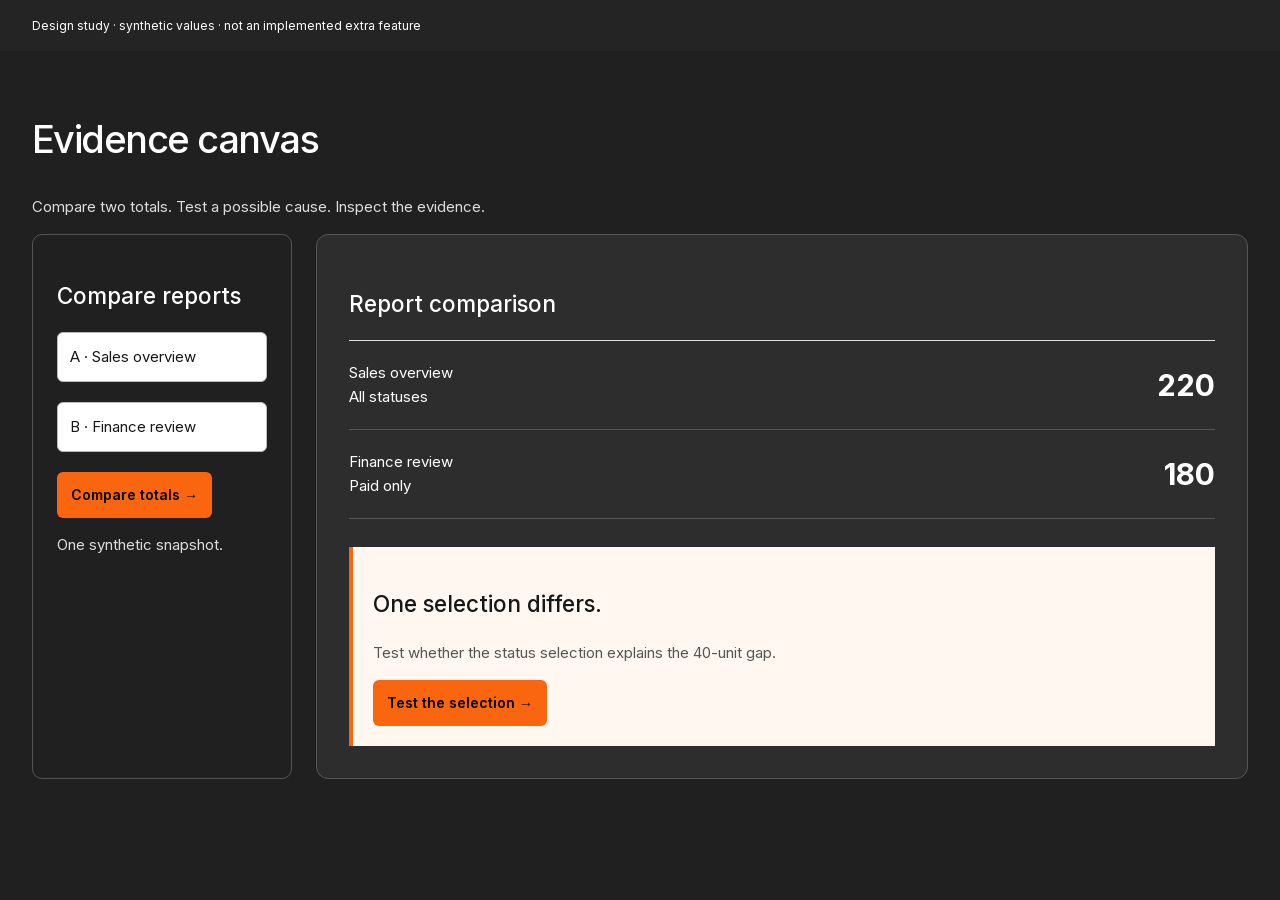
<file: explore/canvas.html>
<!doctype html><html lang="en"><meta charset="utf-8"><meta name="viewport" content="width=device-width,initial-scale=1"><style>@font-face{font-family:Inter;src:url([data-uri])}*{box-sizing:border-box}body{margin:0;background:#f4f4f1;color:#171717;font:15px/1.6 Inter,Arial,sans-serif}header{padding:16px 32px;background:#242424;color:white;font-size:12px}.app{padding:32px;max-width:1280px;margin:auto}h1{font-size:38px;font-weight:500;letter-spacing:-.04em}h2{font-weight:500}.layout{display:grid;grid-template-columns:260px 1fr;gap:24px}.rail{padding:24px;border:1px solid #d8d8d2;border-radius:10px}main{background:white;padding:32px;border:1px solid #d8d8d2;border-radius:12px}.field{background:white;border:1px solid #bbb;padding:12px;margin:8px 0 20px;border-radius:6px}.reports{border-top:1px solid #ddd}.row{display:flex;justify-content:space-between;gap:20px;padding:20px 0;border-bottom:1px solid #ddd}.row strong{font-size:30px}.finding{border-left:4px solid #fa660f;background:#fff7f0;padding:20px;margin-top:28px}button{background:#fa660f;border:0;border-radius:6px;padding:14px;font:600 14px Inter}p{color:#555}.dark-rail .rail{background:#242424;color:white}.dark-rail .rail p{color:#ddd}.canvas{background:#202020;color:white}.canvas main{background:#2d2d2d;border-color:#555}.canvas p{color:#ddd}.canvas .rail{border-color:#555}.canvas .field{color:#171717}.canvas .finding{color:#171717}.canvas .finding p{color:#555}.canvas .row{border-color:#555}.finding{animation:appear .25s ease-out}@keyframes appear{from{opacity:.6;transform:translateY(6px)}to{opacity:1;transform:none}}@media(prefers-reduced-motion:reduce){*{animation:none}}@media(max-width:650px){.app{padding:20px}.layout{display:block}.rail{margin-bottom:20px}main{padding:20px}h1{font-size:30px}}</style><body class="canvas"><header>Design study · synthetic values · not an implemented extra feature</header><div class="app"><h1>Evidence canvas</h1><p>Compare two totals. Test a possible cause. Inspect the evidence.</p><div class="layout"><aside class="rail"><h2>Compare reports</h2><div class="field">A · Sales overview</div><div class="field">B · Finance review</div><button>Compare totals →</button><p>One synthetic snapshot.</p></aside><main><h2>Report comparison</h2><div class="reports"><div class="row"><span>Sales overview<br>All statuses</span><strong>220</strong></div><div class="row"><span>Finance review<br>Paid only</span><strong>180</strong></div></div><div class="finding"><h2>One selection differs.</h2><p>Test whether the status selection explains the 40-unit gap.</p><button>Test the selection →</button></div></main></div></div></body></html>
</file>
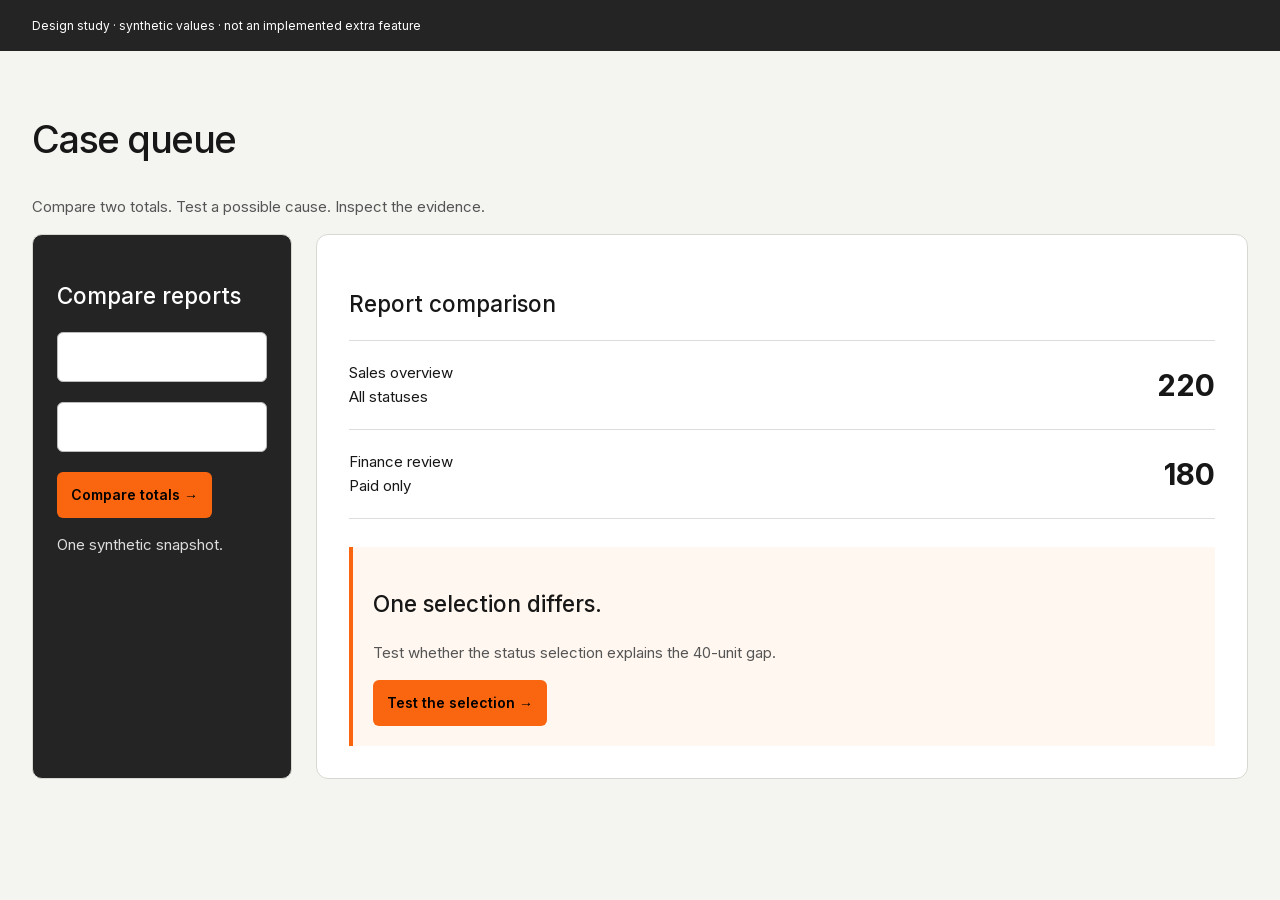
<file: explore/queue.html>
<!doctype html><html lang="en"><meta charset="utf-8"><meta name="viewport" content="width=device-width,initial-scale=1"><style>@font-face{font-family:Inter;src:url([data-uri])}*{box-sizing:border-box}body{margin:0;background:#f4f4f1;color:#171717;font:15px/1.6 Inter,Arial,sans-serif}header{padding:16px 32px;background:#242424;color:white;font-size:12px}.app{padding:32px;max-width:1280px;margin:auto}h1{font-size:38px;font-weight:500;letter-spacing:-.04em}h2{font-weight:500}.layout{display:grid;grid-template-columns:260px 1fr;gap:24px}.rail{padding:24px;border:1px solid #d8d8d2;border-radius:10px}main{background:white;padding:32px;border:1px solid #d8d8d2;border-radius:12px}.field{background:white;border:1px solid #bbb;padding:12px;margin:8px 0 20px;border-radius:6px}.reports{border-top:1px solid #ddd}.row{display:flex;justify-content:space-between;gap:20px;padding:20px 0;border-bottom:1px solid #ddd}.row strong{font-size:30px}.finding{border-left:4px solid #fa660f;background:#fff7f0;padding:20px;margin-top:28px}button{background:#fa660f;border:0;border-radius:6px;padding:14px;font:600 14px Inter}p{color:#555}.dark-rail .rail{background:#242424;color:white}.dark-rail .rail p{color:#ddd}.canvas{background:#202020;color:white}.canvas main{background:#2d2d2d;border-color:#555}.canvas p{color:#ddd}.canvas .rail{border-color:#555}.canvas .field{color:#171717}.canvas .finding{color:#171717}.canvas .finding p{color:#555}.canvas .row{border-color:#555}.finding{animation:appear .25s ease-out}@keyframes appear{from{opacity:.6;transform:translateY(6px)}to{opacity:1;transform:none}}@media(prefers-reduced-motion:reduce){*{animation:none}}@media(max-width:650px){.app{padding:20px}.layout{display:block}.rail{margin-bottom:20px}main{padding:20px}h1{font-size:30px}}</style><body class="dark-rail"><header>Design study · synthetic values · not an implemented extra feature</header><div class="app"><h1>Case queue</h1><p>Compare two totals. Test a possible cause. Inspect the evidence.</p><div class="layout"><aside class="rail"><h2>Compare reports</h2><div class="field">A · Sales overview</div><div class="field">B · Finance review</div><button>Compare totals →</button><p>One synthetic snapshot.</p></aside><main><h2>Report comparison</h2><div class="reports"><div class="row"><span>Sales overview<br>All statuses</span><strong>220</strong></div><div class="row"><span>Finance review<br>Paid only</span><strong>180</strong></div></div><div class="finding"><h2>One selection differs.</h2><p>Test whether the status selection explains the 40-unit gap.</p><button>Test the selection →</button></div></main></div></div></body></html>
</file>
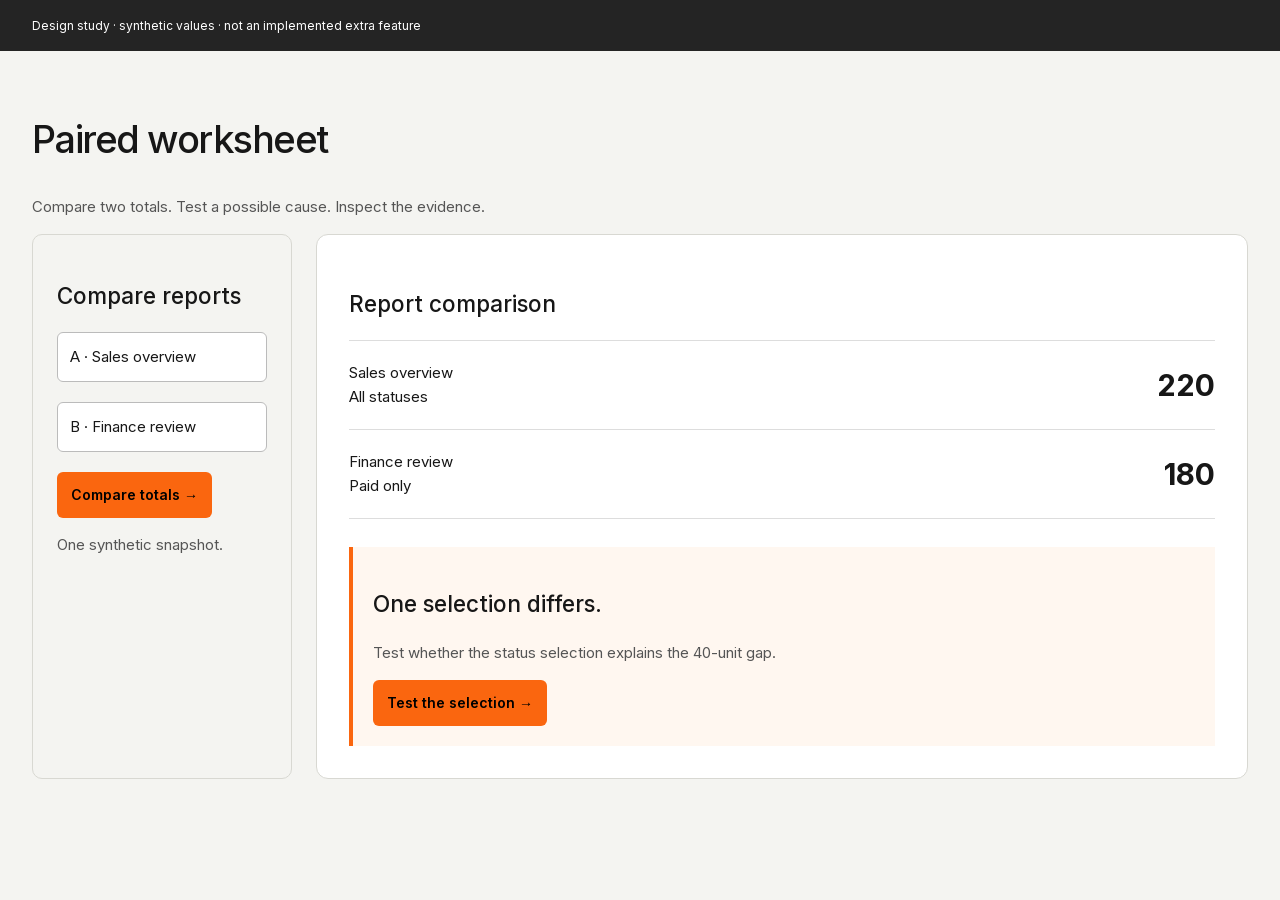
<file: explore/worksheet.html>
<!doctype html><html lang="en"><meta charset="utf-8"><meta name="viewport" content="width=device-width,initial-scale=1"><style>@font-face{font-family:Inter;src:url([data-uri])}*{box-sizing:border-box}body{margin:0;background:#f4f4f1;color:#171717;font:15px/1.6 Inter,Arial,sans-serif}header{padding:16px 32px;background:#242424;color:white;font-size:12px}.app{padding:32px;max-width:1280px;margin:auto}h1{font-size:38px;font-weight:500;letter-spacing:-.04em}h2{font-weight:500}.layout{display:grid;grid-template-columns:260px 1fr;gap:24px}.rail{padding:24px;border:1px solid #d8d8d2;border-radius:10px}main{background:white;padding:32px;border:1px solid #d8d8d2;border-radius:12px}.field{background:white;border:1px solid #bbb;padding:12px;margin:8px 0 20px;border-radius:6px}.reports{border-top:1px solid #ddd}.row{display:flex;justify-content:space-between;gap:20px;padding:20px 0;border-bottom:1px solid #ddd}.row strong{font-size:30px}.finding{border-left:4px solid #fa660f;background:#fff7f0;padding:20px;margin-top:28px}button{background:#fa660f;border:0;border-radius:6px;padding:14px;font:600 14px Inter}p{color:#555}.dark-rail .rail{background:#242424;color:white}.dark-rail .rail p{color:#ddd}.canvas{background:#202020;color:white}.canvas main{background:#2d2d2d;border-color:#555}.canvas p{color:#ddd}.canvas .rail{border-color:#555}.canvas .field{color:#171717}.canvas .finding{color:#171717}.canvas .finding p{color:#555}.canvas .row{border-color:#555}.finding{animation:appear .25s ease-out}@keyframes appear{from{opacity:.6;transform:translateY(6px)}to{opacity:1;transform:none}}@media(prefers-reduced-motion:reduce){*{animation:none}}@media(max-width:650px){.app{padding:20px}.layout{display:block}.rail{margin-bottom:20px}main{padding:20px}h1{font-size:30px}}</style><body class=""><header>Design study · synthetic values · not an implemented extra feature</header><div class="app"><h1>Paired worksheet</h1><p>Compare two totals. Test a possible cause. Inspect the evidence.</p><div class="layout"><aside class="rail"><h2>Compare reports</h2><div class="field">A · Sales overview</div><div class="field">B · Finance review</div><button>Compare totals →</button><p>One synthetic snapshot.</p></aside><main><h2>Report comparison</h2><div class="reports"><div class="row"><span>Sales overview<br>All statuses</span><strong>220</strong></div><div class="row"><span>Finance review<br>Paid only</span><strong>180</strong></div></div><div class="finding"><h2>One selection differs.</h2><p>Test whether the status selection explains the 40-unit gap.</p><button>Test the selection →</button></div></main></div></div></body></html>
</file>
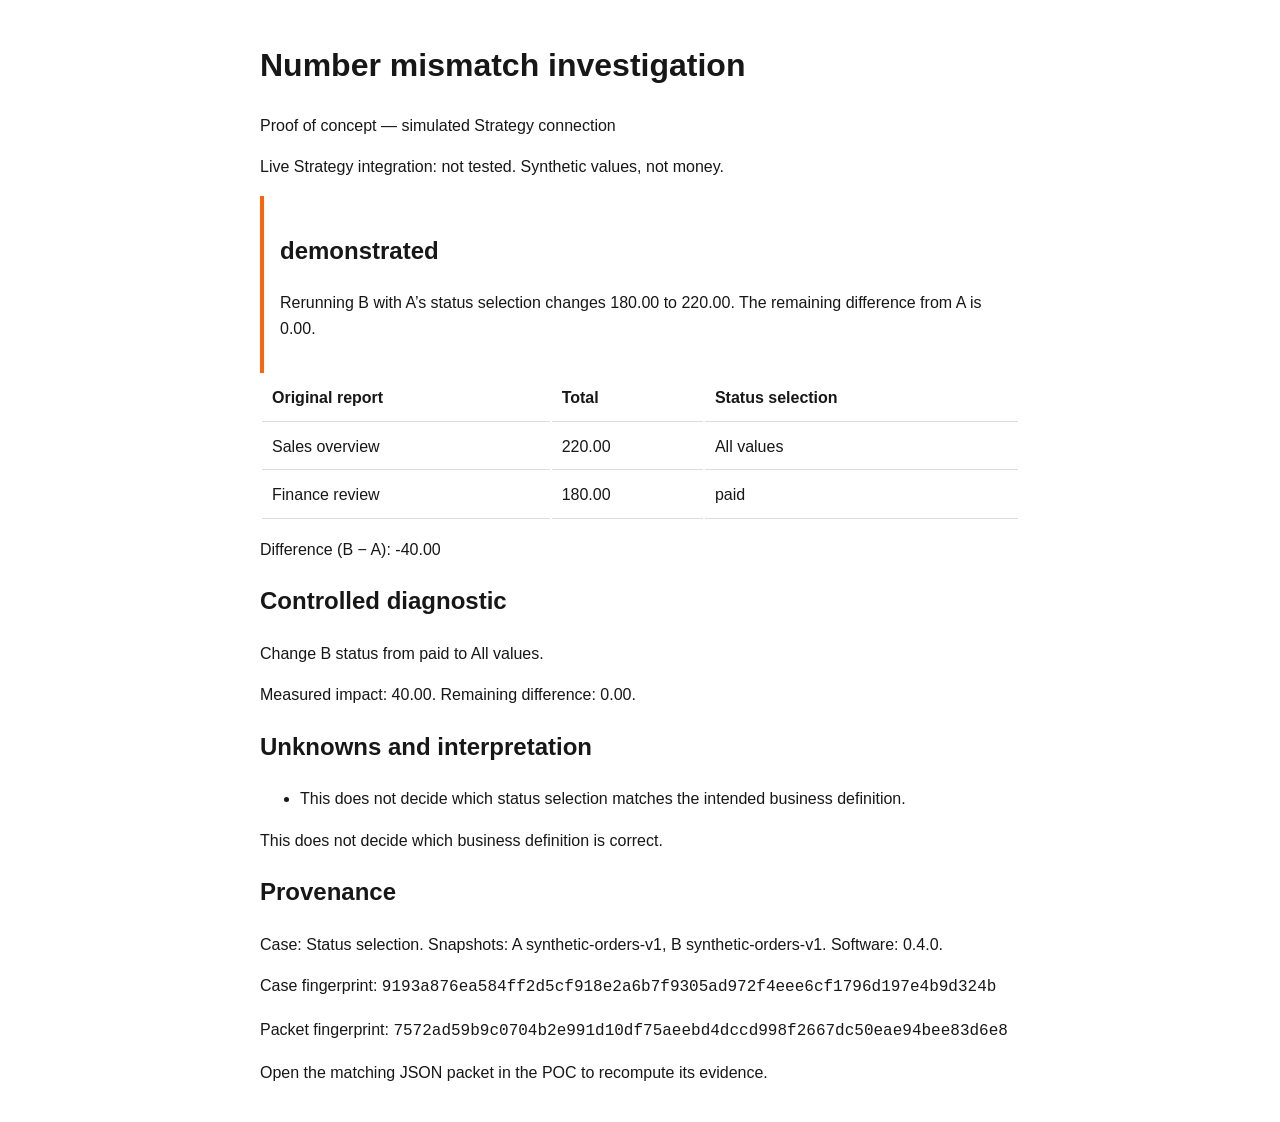
<file: verification/browser-report-chromium.html>
<!doctype html><html lang="en"><meta charset="utf-8"><meta name="viewport" content="width=device-width,initial-scale=1"><title>Synthetic investigation report</title><style>body{font:16px/1.6 Arial,sans-serif;max-width:760px;margin:40px auto;padding:0 20px;color:#171717}h1{font-size:32px}td,th{padding:10px;text-align:left;border-bottom:1px solid #ddd}code{overflow-wrap:anywhere}aside{border-left:4px solid #fa660f;padding:16px}table{width:100%}</style><h1>Number mismatch investigation</h1><p>Proof of concept — simulated Strategy connection</p><p>Live Strategy integration: not tested. Synthetic values, not money.</p><aside><h2>demonstrated</h2><p>Rerunning B with A’s status selection changes 180.00 to 220.00. The remaining difference from A is 0.00.</p></aside><table><thead><tr><th>Original report</th><th>Total</th><th>Status selection</th></tr></thead><tbody><tr><td>Sales overview</td><td>220.00</td><td>All values</td></tr><tr><td>Finance review</td><td>180.00</td><td>paid</td></tr></tbody></table><p>Difference (B − A): -40.00</p><h2>Controlled diagnostic</h2><p>Change B status from paid to All values.</p><p>Measured impact: 40.00. Remaining difference: 0.00.</p><h2>Unknowns and interpretation</h2><ul><li>This does not decide which status selection matches the intended business definition.</li></ul><p>This does not decide which business definition is correct.</p><h2>Provenance</h2><p>Case: Status selection. Snapshots: A synthetic-orders-v1, B synthetic-orders-v1. Software: 0.4.0.</p><p>Case fingerprint: <code>9193a876ea584ff2d5cf918e2a6b7f9305ad972f4eee6cf1796d197e4b9d324b</code></p><p>Packet fingerprint: <code>7572ad59b9c0704b2e991d10df75aeebd4dccd998f2667dc50eae94bee83d6e8</code></p><p>Open the matching JSON packet in the POC to recompute its evidence.</p></html>
</file>
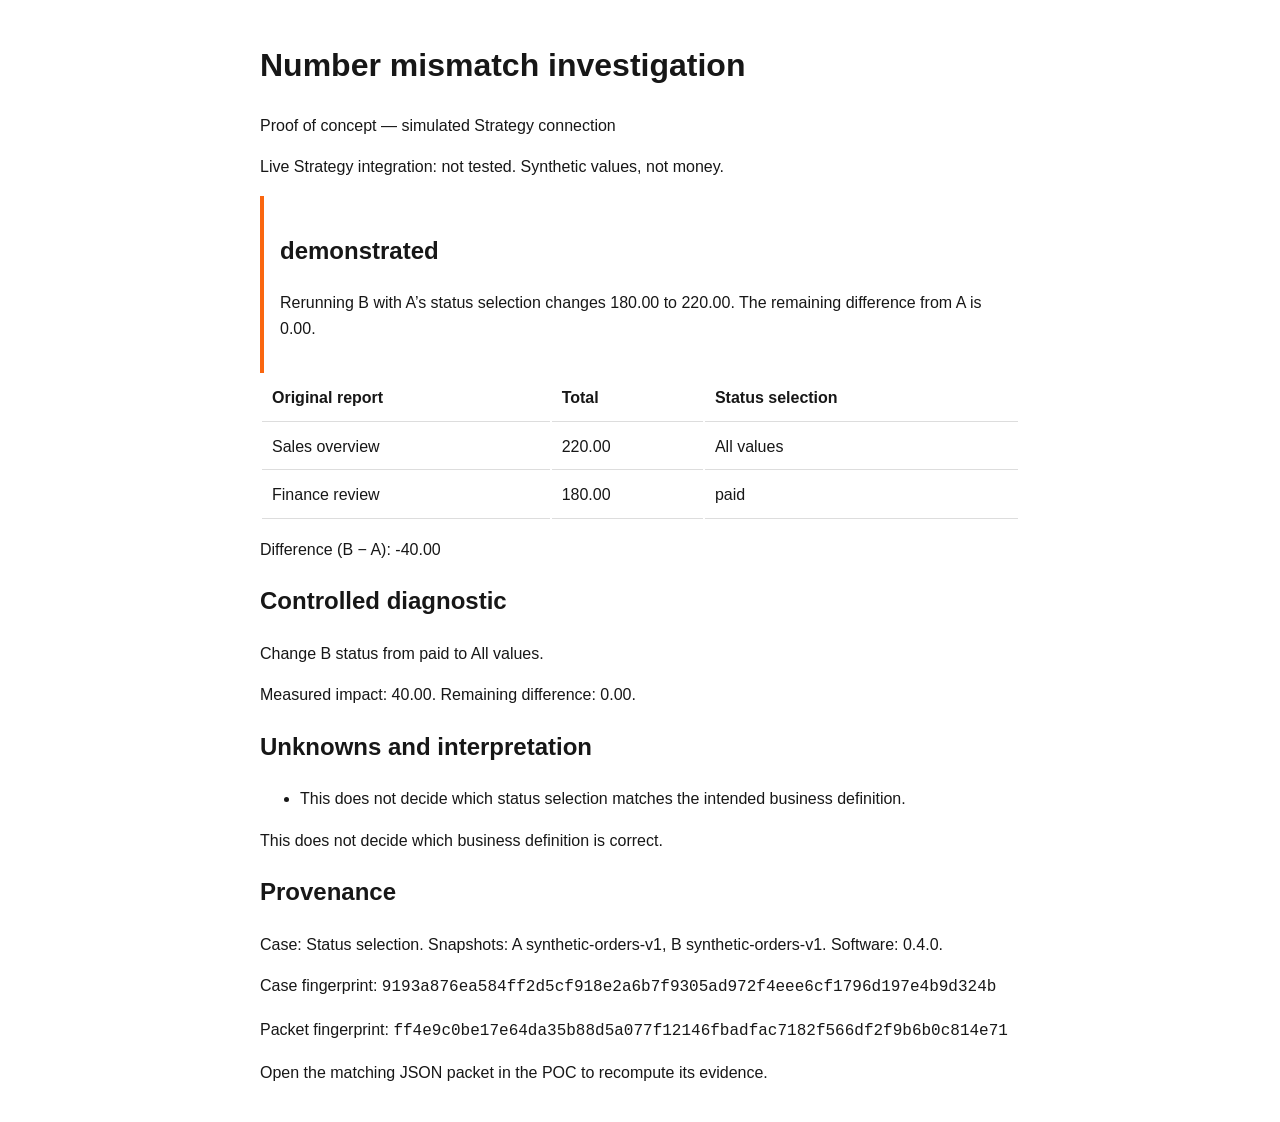
<file: verification/browser-report-webkit-macos.html>
<!doctype html><html lang="en"><meta charset="utf-8"><meta name="viewport" content="width=device-width,initial-scale=1"><title>Synthetic investigation report</title><style>body{font:16px/1.6 Arial,sans-serif;max-width:760px;margin:40px auto;padding:0 20px;color:#171717}h1{font-size:32px}td,th{padding:10px;text-align:left;border-bottom:1px solid #ddd}code{overflow-wrap:anywhere}aside{border-left:4px solid #fa660f;padding:16px}table{width:100%}</style><h1>Number mismatch investigation</h1><p>Proof of concept — simulated Strategy connection</p><p>Live Strategy integration: not tested. Synthetic values, not money.</p><aside><h2>demonstrated</h2><p>Rerunning B with A’s status selection changes 180.00 to 220.00. The remaining difference from A is 0.00.</p></aside><table><thead><tr><th>Original report</th><th>Total</th><th>Status selection</th></tr></thead><tbody><tr><td>Sales overview</td><td>220.00</td><td>All values</td></tr><tr><td>Finance review</td><td>180.00</td><td>paid</td></tr></tbody></table><p>Difference (B − A): -40.00</p><h2>Controlled diagnostic</h2><p>Change B status from paid to All values.</p><p>Measured impact: 40.00. Remaining difference: 0.00.</p><h2>Unknowns and interpretation</h2><ul><li>This does not decide which status selection matches the intended business definition.</li></ul><p>This does not decide which business definition is correct.</p><h2>Provenance</h2><p>Case: Status selection. Snapshots: A synthetic-orders-v1, B synthetic-orders-v1. Software: 0.4.0.</p><p>Case fingerprint: <code>9193a876ea584ff2d5cf918e2a6b7f9305ad972f4eee6cf1796d197e4b9d324b</code></p><p>Packet fingerprint: <code>ff4e9c0be17e64da35b88d5a077f12146fbadfac7182f566df2f9b6b0c814e71</code></p><p>Open the matching JSON packet in the POC to recompute its evidence.</p></html>
</file>
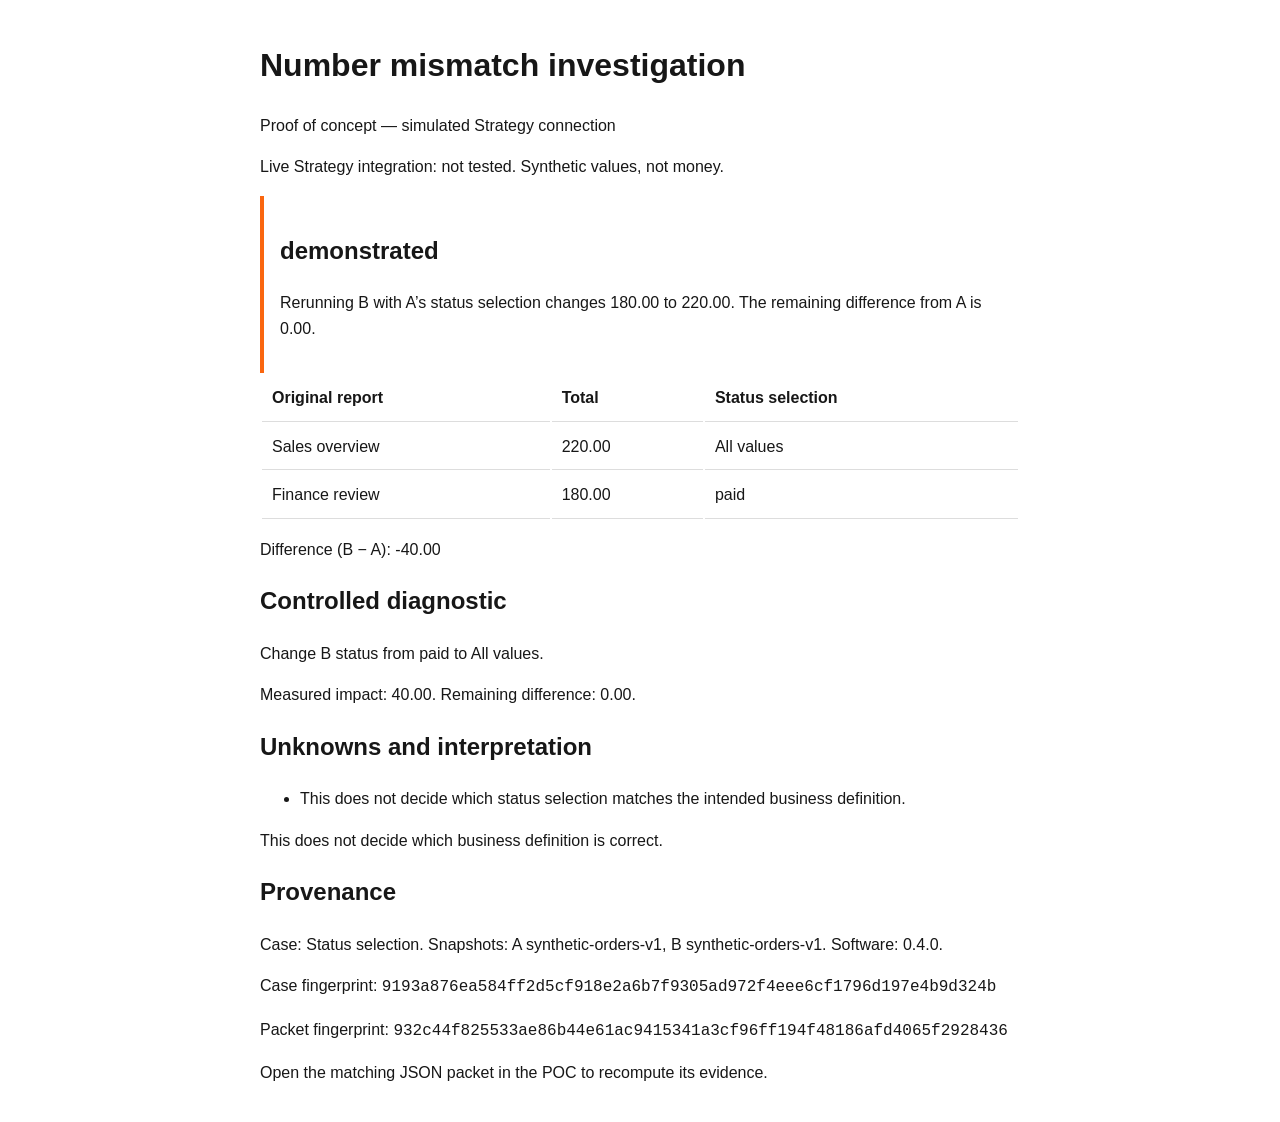
<file: verification/browser-report-webkit.html>
<!doctype html><html lang="en"><meta charset="utf-8"><meta name="viewport" content="width=device-width,initial-scale=1"><title>Synthetic investigation report</title><style>body{font:16px/1.6 Arial,sans-serif;max-width:760px;margin:40px auto;padding:0 20px;color:#171717}h1{font-size:32px}td,th{padding:10px;text-align:left;border-bottom:1px solid #ddd}code{overflow-wrap:anywhere}aside{border-left:4px solid #fa660f;padding:16px}table{width:100%}</style><h1>Number mismatch investigation</h1><p>Proof of concept — simulated Strategy connection</p><p>Live Strategy integration: not tested. Synthetic values, not money.</p><aside><h2>demonstrated</h2><p>Rerunning B with A’s status selection changes 180.00 to 220.00. The remaining difference from A is 0.00.</p></aside><table><thead><tr><th>Original report</th><th>Total</th><th>Status selection</th></tr></thead><tbody><tr><td>Sales overview</td><td>220.00</td><td>All values</td></tr><tr><td>Finance review</td><td>180.00</td><td>paid</td></tr></tbody></table><p>Difference (B − A): -40.00</p><h2>Controlled diagnostic</h2><p>Change B status from paid to All values.</p><p>Measured impact: 40.00. Remaining difference: 0.00.</p><h2>Unknowns and interpretation</h2><ul><li>This does not decide which status selection matches the intended business definition.</li></ul><p>This does not decide which business definition is correct.</p><h2>Provenance</h2><p>Case: Status selection. Snapshots: A synthetic-orders-v1, B synthetic-orders-v1. Software: 0.4.0.</p><p>Case fingerprint: <code>9193a876ea584ff2d5cf918e2a6b7f9305ad972f4eee6cf1796d197e4b9d324b</code></p><p>Packet fingerprint: <code>932c44f825533ae86b44e61ac9415341a3cf96ff194f48186afd4065f2928436</code></p><p>Open the matching JSON packet in the POC to recompute its evidence.</p></html>
</file>
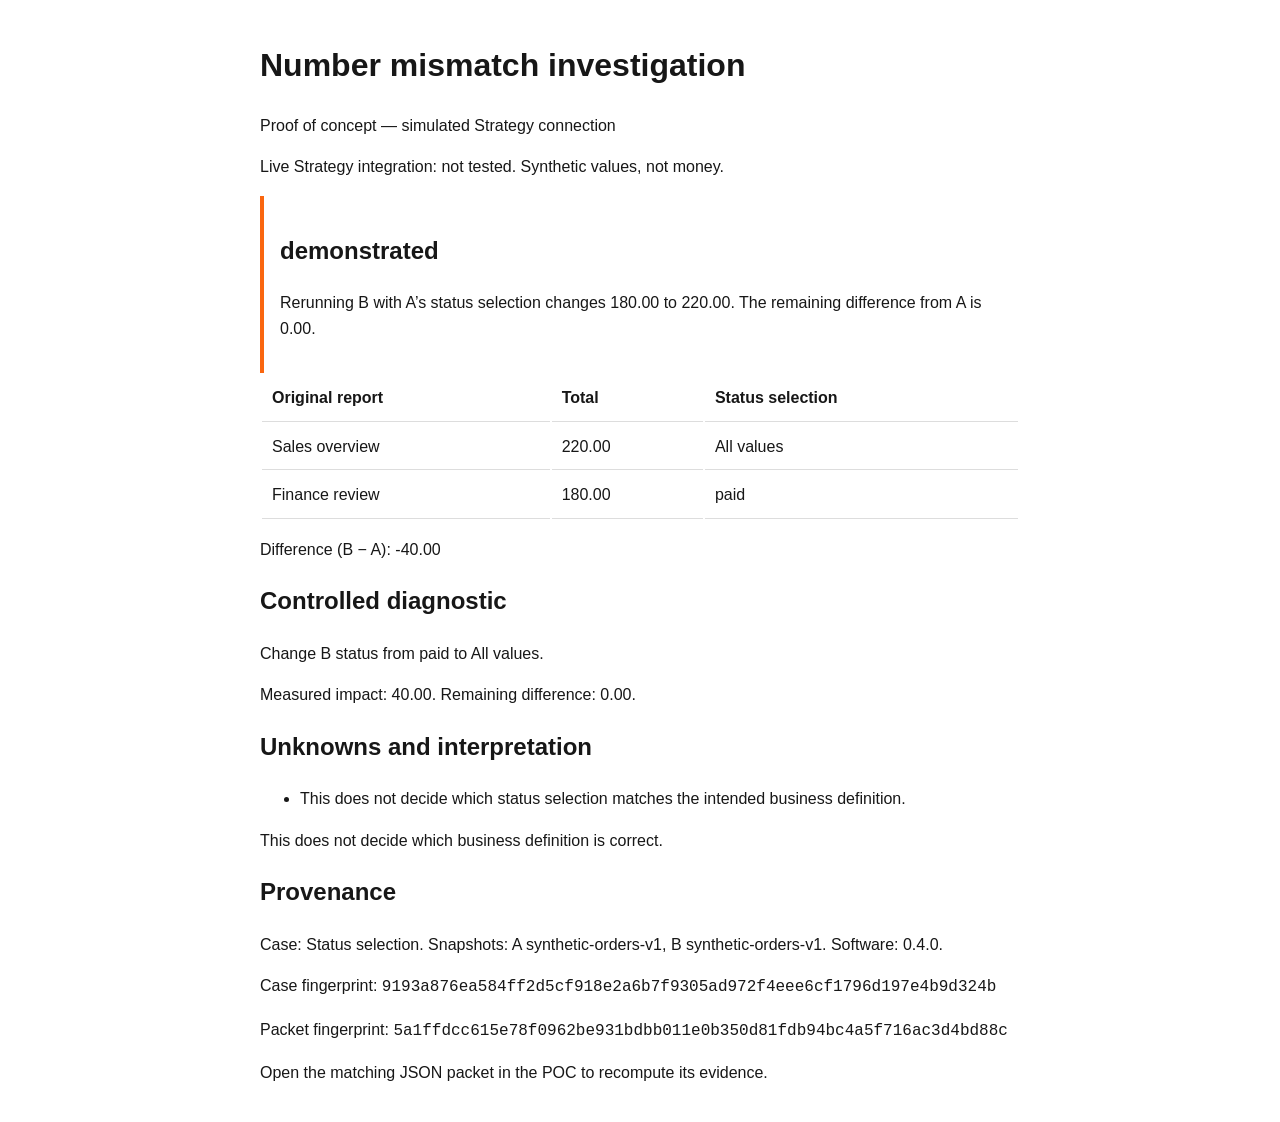
<file: verification/browser-report.html>
<!doctype html><html lang="en"><meta charset="utf-8"><meta name="viewport" content="width=device-width,initial-scale=1"><title>Synthetic investigation report</title><style>body{font:16px/1.6 Arial,sans-serif;max-width:760px;margin:40px auto;padding:0 20px;color:#171717}h1{font-size:32px}td,th{padding:10px;text-align:left;border-bottom:1px solid #ddd}code{overflow-wrap:anywhere}aside{border-left:4px solid #fa660f;padding:16px}table{width:100%}</style><h1>Number mismatch investigation</h1><p>Proof of concept — simulated Strategy connection</p><p>Live Strategy integration: not tested. Synthetic values, not money.</p><aside><h2>demonstrated</h2><p>Rerunning B with A’s status selection changes 180.00 to 220.00. The remaining difference from A is 0.00.</p></aside><table><thead><tr><th>Original report</th><th>Total</th><th>Status selection</th></tr></thead><tbody><tr><td>Sales overview</td><td>220.00</td><td>All values</td></tr><tr><td>Finance review</td><td>180.00</td><td>paid</td></tr></tbody></table><p>Difference (B − A): -40.00</p><h2>Controlled diagnostic</h2><p>Change B status from paid to All values.</p><p>Measured impact: 40.00. Remaining difference: 0.00.</p><h2>Unknowns and interpretation</h2><ul><li>This does not decide which status selection matches the intended business definition.</li></ul><p>This does not decide which business definition is correct.</p><h2>Provenance</h2><p>Case: Status selection. Snapshots: A synthetic-orders-v1, B synthetic-orders-v1. Software: 0.4.0.</p><p>Case fingerprint: <code>9193a876ea584ff2d5cf918e2a6b7f9305ad972f4eee6cf1796d197e4b9d324b</code></p><p>Packet fingerprint: <code>5a1ffdcc615e78f0962be931bdbb011e0b350d81fdb94bc4a5f716ac3d4bd88c</code></p><p>Open the matching JSON packet in the POC to recompute its evidence.</p></html>
</file>
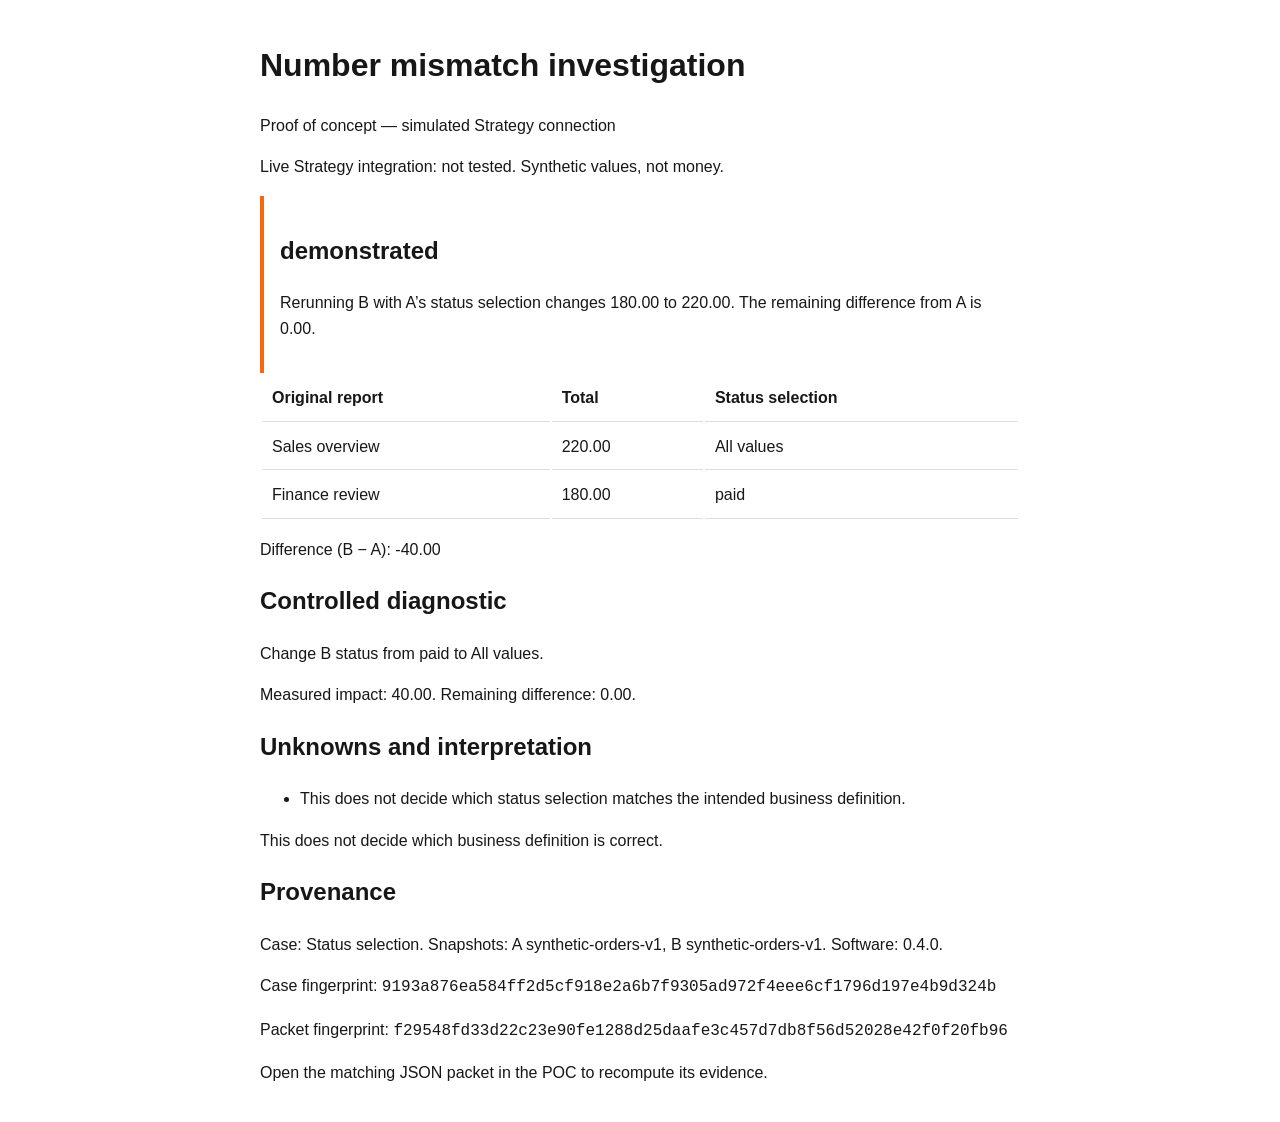
<file: verification/keyboard-report-chromium.html>
<!doctype html><html lang="en"><meta charset="utf-8"><meta name="viewport" content="width=device-width,initial-scale=1"><title>Synthetic investigation report</title><style>body{font:16px/1.6 Arial,sans-serif;max-width:760px;margin:40px auto;padding:0 20px;color:#171717}h1{font-size:32px}td,th{padding:10px;text-align:left;border-bottom:1px solid #ddd}code{overflow-wrap:anywhere}aside{border-left:4px solid #fa660f;padding:16px}table{width:100%}</style><h1>Number mismatch investigation</h1><p>Proof of concept — simulated Strategy connection</p><p>Live Strategy integration: not tested. Synthetic values, not money.</p><aside><h2>demonstrated</h2><p>Rerunning B with A’s status selection changes 180.00 to 220.00. The remaining difference from A is 0.00.</p></aside><table><thead><tr><th>Original report</th><th>Total</th><th>Status selection</th></tr></thead><tbody><tr><td>Sales overview</td><td>220.00</td><td>All values</td></tr><tr><td>Finance review</td><td>180.00</td><td>paid</td></tr></tbody></table><p>Difference (B − A): -40.00</p><h2>Controlled diagnostic</h2><p>Change B status from paid to All values.</p><p>Measured impact: 40.00. Remaining difference: 0.00.</p><h2>Unknowns and interpretation</h2><ul><li>This does not decide which status selection matches the intended business definition.</li></ul><p>This does not decide which business definition is correct.</p><h2>Provenance</h2><p>Case: Status selection. Snapshots: A synthetic-orders-v1, B synthetic-orders-v1. Software: 0.4.0.</p><p>Case fingerprint: <code>9193a876ea584ff2d5cf918e2a6b7f9305ad972f4eee6cf1796d197e4b9d324b</code></p><p>Packet fingerprint: <code>f29548fd33d22c23e90fe1288d25daafe3c457d7db8f56d52028e42f0f20fb96</code></p><p>Open the matching JSON packet in the POC to recompute its evidence.</p></html>
</file>
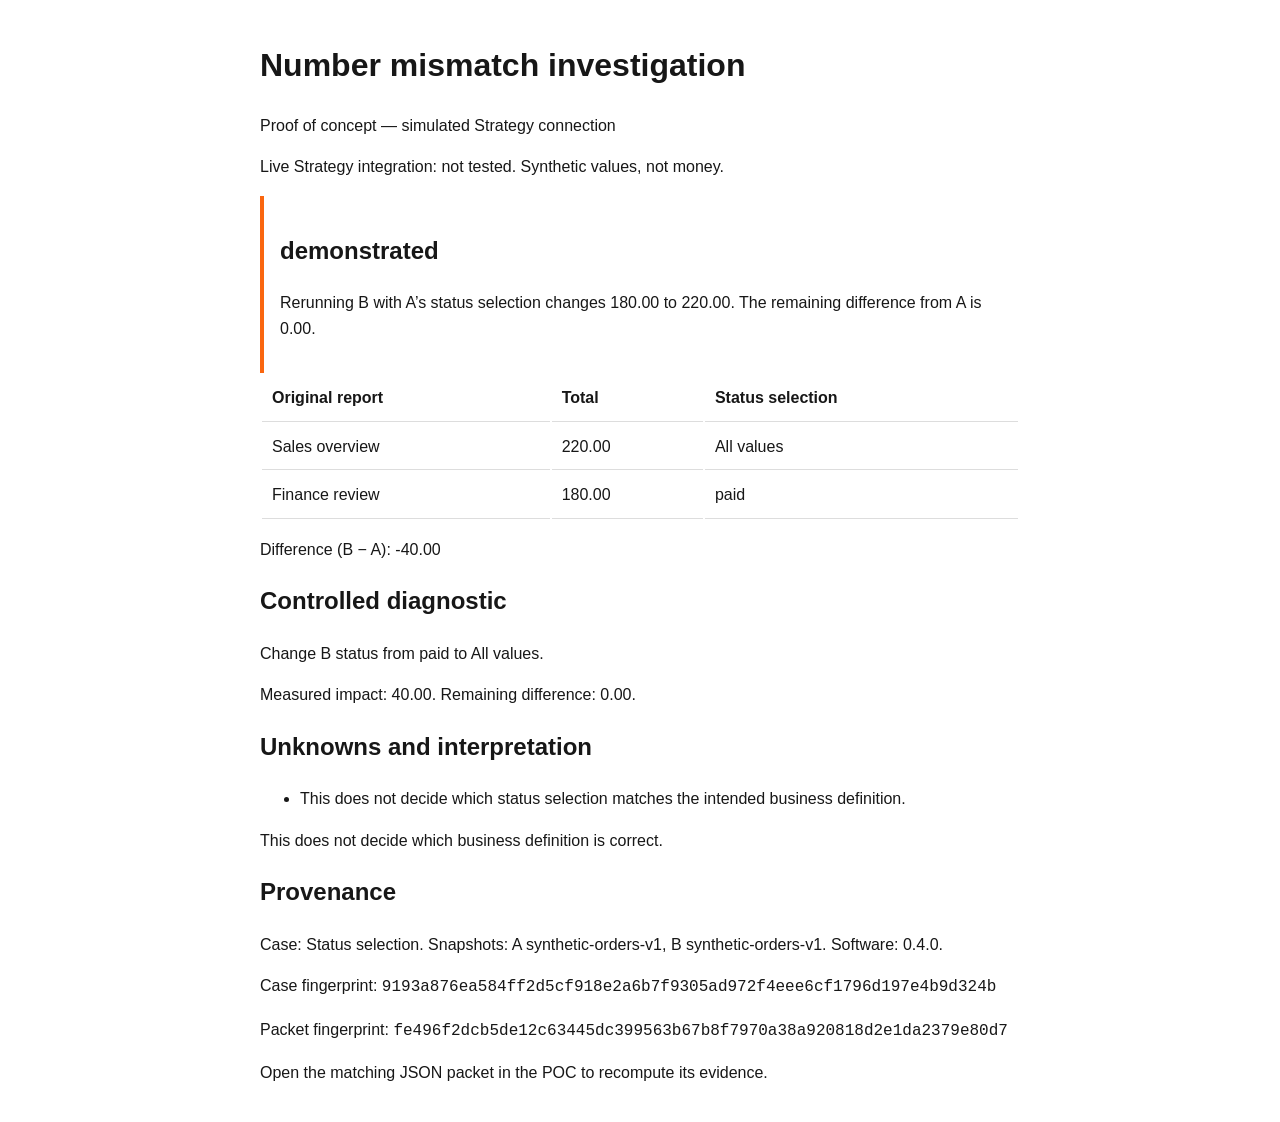
<file: verification/keyboard-report-webkit-macos.html>
<!doctype html><html lang="en"><meta charset="utf-8"><meta name="viewport" content="width=device-width,initial-scale=1"><title>Synthetic investigation report</title><style>body{font:16px/1.6 Arial,sans-serif;max-width:760px;margin:40px auto;padding:0 20px;color:#171717}h1{font-size:32px}td,th{padding:10px;text-align:left;border-bottom:1px solid #ddd}code{overflow-wrap:anywhere}aside{border-left:4px solid #fa660f;padding:16px}table{width:100%}</style><h1>Number mismatch investigation</h1><p>Proof of concept — simulated Strategy connection</p><p>Live Strategy integration: not tested. Synthetic values, not money.</p><aside><h2>demonstrated</h2><p>Rerunning B with A’s status selection changes 180.00 to 220.00. The remaining difference from A is 0.00.</p></aside><table><thead><tr><th>Original report</th><th>Total</th><th>Status selection</th></tr></thead><tbody><tr><td>Sales overview</td><td>220.00</td><td>All values</td></tr><tr><td>Finance review</td><td>180.00</td><td>paid</td></tr></tbody></table><p>Difference (B − A): -40.00</p><h2>Controlled diagnostic</h2><p>Change B status from paid to All values.</p><p>Measured impact: 40.00. Remaining difference: 0.00.</p><h2>Unknowns and interpretation</h2><ul><li>This does not decide which status selection matches the intended business definition.</li></ul><p>This does not decide which business definition is correct.</p><h2>Provenance</h2><p>Case: Status selection. Snapshots: A synthetic-orders-v1, B synthetic-orders-v1. Software: 0.4.0.</p><p>Case fingerprint: <code>9193a876ea584ff2d5cf918e2a6b7f9305ad972f4eee6cf1796d197e4b9d324b</code></p><p>Packet fingerprint: <code>fe496f2dcb5de12c63445dc399563b67b8f7970a38a920818d2e1da2379e80d7</code></p><p>Open the matching JSON packet in the POC to recompute its evidence.</p></html>
</file>
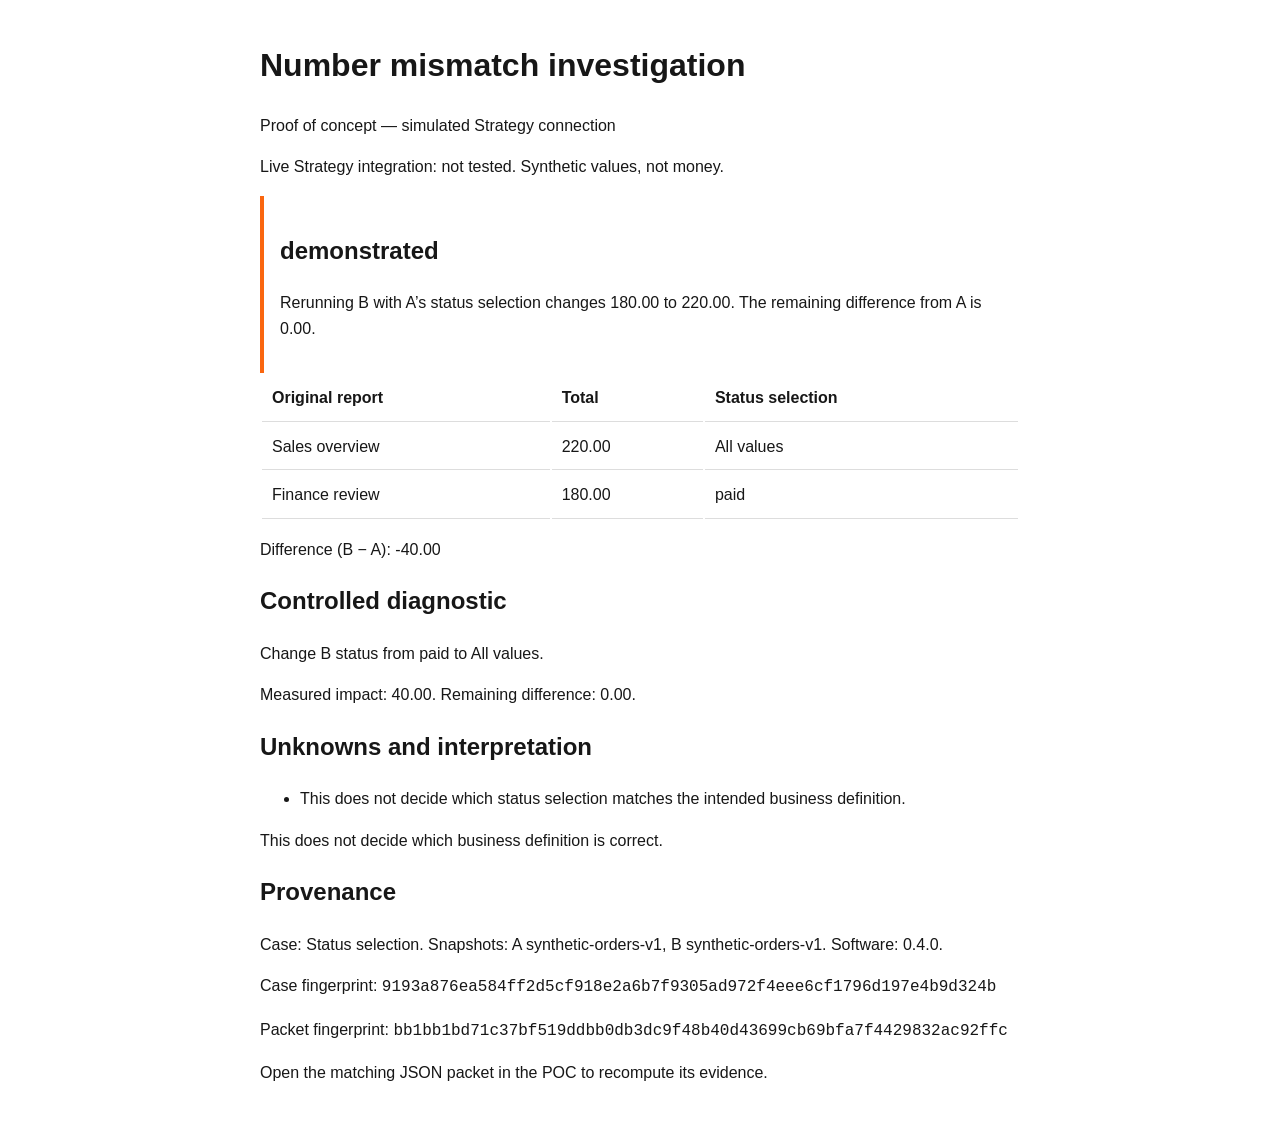
<file: verification/keyboard-report-webkit.html>
<!doctype html><html lang="en"><meta charset="utf-8"><meta name="viewport" content="width=device-width,initial-scale=1"><title>Synthetic investigation report</title><style>body{font:16px/1.6 Arial,sans-serif;max-width:760px;margin:40px auto;padding:0 20px;color:#171717}h1{font-size:32px}td,th{padding:10px;text-align:left;border-bottom:1px solid #ddd}code{overflow-wrap:anywhere}aside{border-left:4px solid #fa660f;padding:16px}table{width:100%}</style><h1>Number mismatch investigation</h1><p>Proof of concept — simulated Strategy connection</p><p>Live Strategy integration: not tested. Synthetic values, not money.</p><aside><h2>demonstrated</h2><p>Rerunning B with A’s status selection changes 180.00 to 220.00. The remaining difference from A is 0.00.</p></aside><table><thead><tr><th>Original report</th><th>Total</th><th>Status selection</th></tr></thead><tbody><tr><td>Sales overview</td><td>220.00</td><td>All values</td></tr><tr><td>Finance review</td><td>180.00</td><td>paid</td></tr></tbody></table><p>Difference (B − A): -40.00</p><h2>Controlled diagnostic</h2><p>Change B status from paid to All values.</p><p>Measured impact: 40.00. Remaining difference: 0.00.</p><h2>Unknowns and interpretation</h2><ul><li>This does not decide which status selection matches the intended business definition.</li></ul><p>This does not decide which business definition is correct.</p><h2>Provenance</h2><p>Case: Status selection. Snapshots: A synthetic-orders-v1, B synthetic-orders-v1. Software: 0.4.0.</p><p>Case fingerprint: <code>9193a876ea584ff2d5cf918e2a6b7f9305ad972f4eee6cf1796d197e4b9d324b</code></p><p>Packet fingerprint: <code>bb1bb1bd71c37bf519ddbb0db3dc9f48b40d43699cb69bfa7f4429832ac92ffc</code></p><p>Open the matching JSON packet in the POC to recompute its evidence.</p></html>
</file>
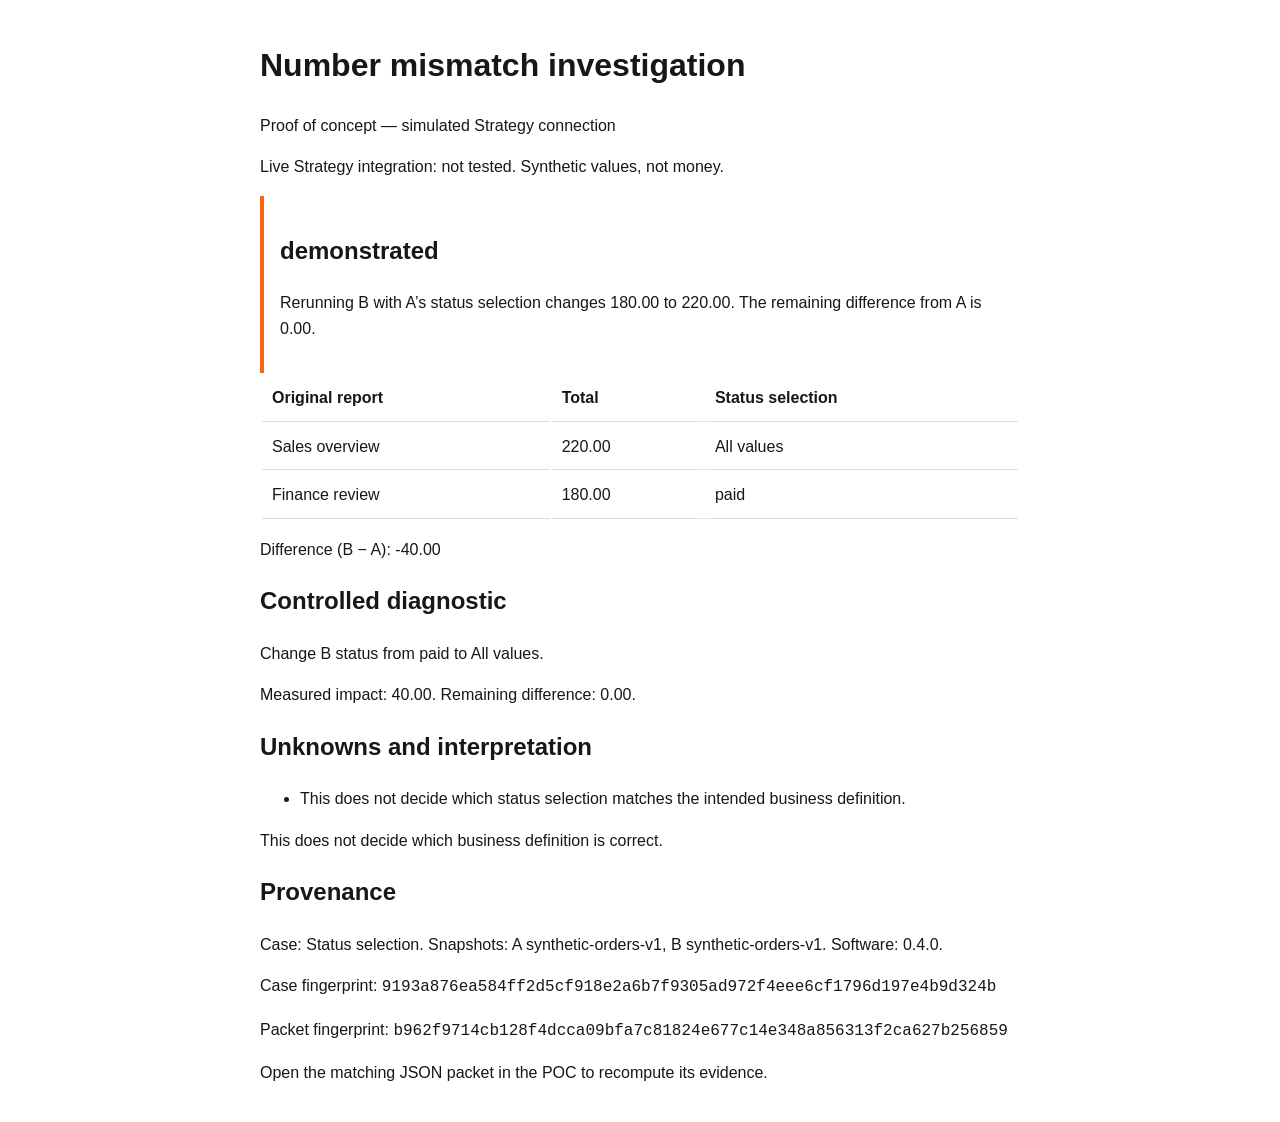
<file: verification/keyboard-report.html>
<!doctype html><html lang="en"><meta charset="utf-8"><meta name="viewport" content="width=device-width,initial-scale=1"><title>Synthetic investigation report</title><style>body{font:16px/1.6 Arial,sans-serif;max-width:760px;margin:40px auto;padding:0 20px;color:#171717}h1{font-size:32px}td,th{padding:10px;text-align:left;border-bottom:1px solid #ddd}code{overflow-wrap:anywhere}aside{border-left:4px solid #fa660f;padding:16px}table{width:100%}</style><h1>Number mismatch investigation</h1><p>Proof of concept — simulated Strategy connection</p><p>Live Strategy integration: not tested. Synthetic values, not money.</p><aside><h2>demonstrated</h2><p>Rerunning B with A’s status selection changes 180.00 to 220.00. The remaining difference from A is 0.00.</p></aside><table><thead><tr><th>Original report</th><th>Total</th><th>Status selection</th></tr></thead><tbody><tr><td>Sales overview</td><td>220.00</td><td>All values</td></tr><tr><td>Finance review</td><td>180.00</td><td>paid</td></tr></tbody></table><p>Difference (B − A): -40.00</p><h2>Controlled diagnostic</h2><p>Change B status from paid to All values.</p><p>Measured impact: 40.00. Remaining difference: 0.00.</p><h2>Unknowns and interpretation</h2><ul><li>This does not decide which status selection matches the intended business definition.</li></ul><p>This does not decide which business definition is correct.</p><h2>Provenance</h2><p>Case: Status selection. Snapshots: A synthetic-orders-v1, B synthetic-orders-v1. Software: 0.4.0.</p><p>Case fingerprint: <code>9193a876ea584ff2d5cf918e2a6b7f9305ad972f4eee6cf1796d197e4b9d324b</code></p><p>Packet fingerprint: <code>b962f9714cb128f4dcca09bfa7c81824e677c14e348a856313f2ca627b256859</code></p><p>Open the matching JSON packet in the POC to recompute its evidence.</p></html>
</file>
